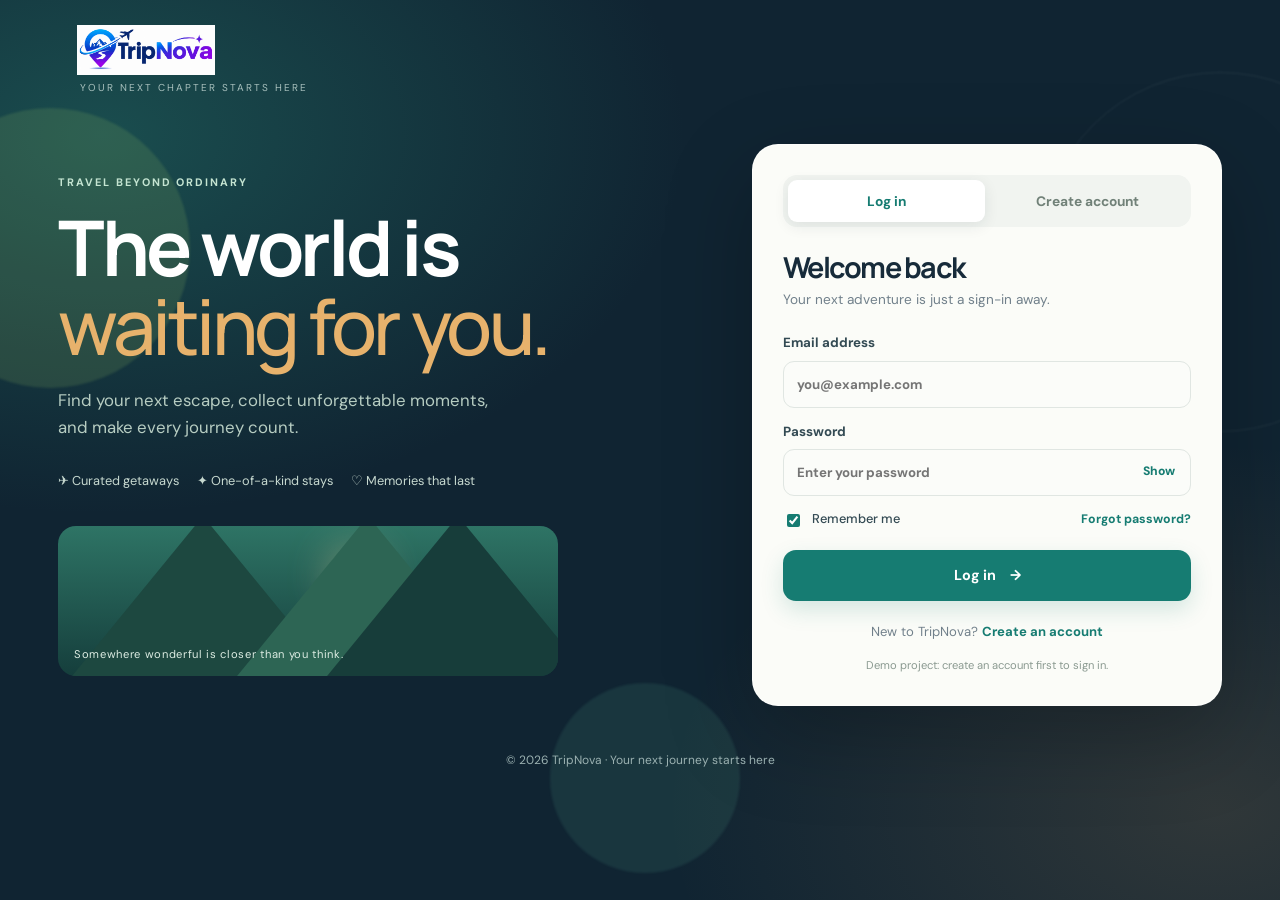
<file: index.html>
<!doctype html>
<html lang="en">

<head>
  <meta charset="UTF-8" />
  <meta name="viewport" content="width=device-width, initial-scale=1" />
  <meta name="theme-color" content="#102b2a" />
  <meta name="description" content="TripNova — discover extraordinary destinations." />
  <title>TripNova | Welcome</title>
  <link rel="preconnect" href="https://fonts.googleapis.com" />
  <link
    href="https://fonts.googleapis.com/css2?family=DM+Sans:wght@400;500;600;700&family=Manrope:wght@400;500;600;700;800&display=swap"
    rel="stylesheet" />
  <link rel="stylesheet" href="css/style.css" />
</head>

<body class="auth-body">
  <div class="auth-orb orb-one"></div>
  <div class="auth-orb orb-two"></div>
  <div class="auth-orb orb-three"></div>
  <header class="auth-brand">
    <a class="brand" href="index.html">
        <img src="assets/tripnova-logo.png"
             alt="TripNova Logo"
             class="brand-logo">
    </a>

    <span class="brand-note">
        YOUR NEXT CHAPTER STARTS HERE
    </span>
  </header>
  <main class="auth-layout">
    <section class="auth-copy">
      <span class="eyebrow light">TRAVEL BEYOND ORDINARY</span>
      <h1>The world is<br /><em>waiting for you.</em></h1>
      <p>
        Find your next escape, collect unforgettable moments, and make every
        journey count.
      </p>
      <div class="auth-perks">
        <span>✈ Curated getaways</span><span>✦ One-of-a-kind stays</span><span>♡ Memories that last</span>
      </div>
      <div class="auth-landscape">
        <div class="sun"></div>
        <div class="mountain m1"></div>
        <div class="mountain m2"></div>
        <div class="mountain m3"></div>
        <div class="landscape-label">
          Somewhere wonderful is closer than you think.
        </div>
      </div>
    </section>
    <section class="auth-card">
      <div class="auth-tabs">
        <button class="auth-tab active" data-auth-tab="login">Log in</button><button class="auth-tab"
          data-auth-tab="signup">
          Create account
        </button>
      </div>
      <div id="auth-message" class="notice hidden" role="status"></div>
      <form id="login-form" class="auth-form">
        <h2>Welcome back</h2>
        <p class="muted">Your next adventure is just a sign-in away.</p>
        <label>Email address<input name="email" type="email" placeholder="you@example.com" autocomplete="email"
            required /></label>
        <label>Password
          <span class="password-wrap"><input name="password" type="password" placeholder="Enter your password"
              autocomplete="current-password" required minlength="8" /><button type="button" class="show-password"
              aria-label="Show password">
              Show
            </button></span></label>
        <div class="form-row">
          <label class="check-label"><input name="remember" type="checkbox" checked /> Remember
            me</label><button type="button" id="forgot-password" class="text-button">
            Forgot password?
          </button>
        </div>
        <button class="btn btn-primary btn-full" type="submit">
          Log in <span>→</span>
        </button>
        <p class="form-foot">
          New to TripNova?
          <button type="button" class="text-button" data-switch="signup">
            Create an account
          </button>
        </p>
        <p class="demo-hint">
          Demo project: create an account first to sign in.
        </p>
      </form>
      <form id="signup-form" class="auth-form hidden">
        <h2>Create your account</h2>
        <p class="muted">Let's get your journey started.</p>
        <label>Full name<input name="name" type="text" placeholder="Your full name" autocomplete="name" required
            minlength="2" maxlength="60" /></label>
        <label>Email address<input name="email" type="email" placeholder="you@example.com" autocomplete="email"
            required /></label>
        <label>Phone number<input name="phone" type="tel" inputmode="numeric" placeholder="10-digit mobile number"
            pattern="[6-9][0-9]{9}" title="Enter a valid 10-digit Indian mobile number" required /></label>
        <label>Password
          <span class="password-wrap"><input name="password" type="password" placeholder="Min. 8 characters"
              autocomplete="new-password" required minlength="8"
              pattern="(?=.*[a-z])(?=.*[A-Z])(?=.*[0-9])(?=.*[^A-Za-z0-9]).{8,}"
              title="Use 8+ characters with uppercase, lowercase, number and symbol" /><button type="button"
              class="show-password" aria-label="Show password">
              Show
            </button></span></label>
        <label>Confirm password<input name="confirmPassword" type="password" placeholder="Re-enter password"
            autocomplete="new-password" required /></label>
        <label class="check-label terms"><input name="terms" type="checkbox" required /> I agree to the demo
          terms and privacy notice.</label>
        <button class="btn btn-primary btn-full" type="submit">
          Create account <span>→</span>
        </button>
        <p class="form-foot">
          Already have an account?
          <button type="button" class="text-button" data-switch="login">
            Log in
          </button>
        </p>
      </form>
    </section>
  </main>
  <footer class="auth-footer">
    © 2026 TripNova · Your next journey starts here
  </footer>
  <script src="js/auth.js"></script>
</body>

</html>
</file>
<file: css/style.css>
/* TripNova — responsive travel discovery UI */
:root {
  --ink: #173b36;
  --ink-deep: #102b2a;
  --muted: #6e817c;
  --paper: #f8f8f3;
  --white: #fff;
  --mint: #dcece2;
  --green: #235e4d;
  --lime: #d7f171;
  --orange: #f3a76c;
  --line: #e4e9e2;
  --shadow: 0 18px 55px #173b3610;
  --radius: 22px;
}
* {
  box-sizing: border-box;
}
html {
  scroll-behavior: smooth;
}
body {
  margin: 0;
  background: var(--paper);
  color: var(--ink);
  font-family: "DM Sans", sans-serif;
  line-height: 1.6;
}
h1,
h2,
h3,
h4,
p {
  margin-top: 0;
}
h1,
h2,
h3,
.brand {
  font-family: Manrope, sans-serif;
  letter-spacing: -0.045em;
}
h1 {
  font-size: clamp(2.8rem, 6vw, 5.6rem);
  line-height: 1.03;
  margin: 16px 0 22px;
  font-weight: 700;
}
h1 em {
  font-weight: 500;
  color: #a8d7bd;
  font-style: normal;
}
h2 {
  font-size: clamp(2rem, 3.7vw, 3.25rem);
  line-height: 1.1;
  margin-bottom: 18px;
}
h3 {
  line-height: 1.2;
}
a {
  color: inherit;
  text-decoration: none;
}
button,
input,
select,
textarea {
  font: inherit;
}
button {
  cursor: pointer;
}
button:focus-visible,
a:focus-visible,
input:focus-visible,
select:focus-visible,
textarea:focus-visible {
  outline: 3px solid #92cbb0;
  outline-offset: 3px;
}
.hidden {
  display: none !important;
}
.muted {
  color: var(--muted);
}
.small-text {
  font-size: 0.85rem;
}
.eyebrow {
  display: block;
  font-size: 0.7rem;
  font-weight: 700;
  letter-spacing: 0.16em;
  color: #4e806b;
}
.eyebrow.light {
  color: #c5e5d2;
}
.brand {
  display: inline-flex;
  align-items: center;
  gap: 10px;
  font-size: 1.4rem;
  font-weight: 800;
  letter-spacing: -0.06em;
}
.brand-mark {
  display: grid;
  place-items: center;
  width: 34px;
  height: 34px;
  border-radius: 12px;
  background: var(--lime);
  color: var(--ink);
  font-size: 1.2rem;
}
.btn {
  display: inline-flex;
  align-items: center;
  justify-content: center;
  gap: 22px;
  padding: 14px 21px;
  border: 0;
  border-radius: 999px;
  font-weight: 700;
  font-size: 0.92rem;
  transition:
    transform 0.2s,
    box-shadow 0.2s,
    background 0.2s;
}
.btn:hover {
  transform: translateY(-2px);
}
.btn-primary {
  background: var(--green);
  color: #fff;
  box-shadow: 0 8px 20px #235e4d20;
}
.btn-primary:hover {
  background: #174c3d;
}
.btn-light {
  background: var(--lime);
  color: var(--ink);
}
.btn-outline {
  border: 1px solid var(--line);
  background: transparent;
  color: var(--ink);
}
.btn-full {
  width: 100%;
}
.text-button {
  border: 0;
  background: none;
  color: var(--green);
  font-weight: 700;
  padding: 0;
}
.text-button:hover {
  text-decoration: underline;
}
.site-header {
  height: 82px;
  padding: 0 max(5vw, 24px);
  display: flex;
  align-items: center;
  justify-content: space-between;
  gap: 24px;
  background: #f8f8f3ed;
  backdrop-filter: blur(14px);
  position: sticky;
  top: 0;
  z-index: 20;
  border-bottom: 1px solid #e7ebe5;
}
.nav-links {
  display: flex;
  align-items: center;
  gap: 26px;
}
.nav-links a {
  font-size: 0.9rem;
  color: #60736d;
  font-weight: 600;
  transition: color 0.2s;
}
.nav-links a:hover,
.nav-links a.active {
  color: var(--green);
}
.nav-actions {
  display: flex;
  align-items: center;
  gap: 14px;
}
.nav-cart {
  position: relative;
  font-size: 1.2rem;
  padding: 7px;
}
.cart-count {
  position: absolute;
  top: -3px;
  right: -5px;
  background: var(--lime);
  font-size: 0.65rem;
  font-weight: 800;
  min-width: 18px;
  height: 18px;
  display: grid;
  place-items: center;
  border-radius: 20px;
}
.nav-user {
  font-size: 0.85rem;
  font-weight: 700;
}
.nav-logout {
  border: 0;
  background: transparent;
  color: var(--muted);
  font-weight: 600;
  font-size: 0.85rem;
}
.menu-toggle {
  display: none;
  border: 0;
  background: transparent;
  font-size: 1.5rem;
  color: var(--ink);
}
.hero {
  min-height: 620px;
  padding: 76px max(7vw, 28px) 70px;
  background: var(--ink-deep);
  color: white;
  display: grid;
  grid-template-columns: 1fr 0.9fr;
  align-items: center;
  gap: 5vw;
  overflow: hidden;
  position: relative;
}
.hero:before {
  content: "";
  position: absolute;
  width: 600px;
  height: 600px;
  border: 1px solid #ffffff12;
  border-radius: 50%;
  right: -200px;
  top: -250px;
}
.hero-content {
  max-width: 640px;
  position: relative;
  z-index: 1;
}
.hero-content > p {
  max-width: 450px;
  color: #b6cbc2;
  font-size: 1.08rem;
  margin-bottom: 30px;
}
.hero-stats {
  display: flex;
  gap: 35px;
  margin-top: 52px;
}
.hero-stats div {
  display: grid;
  gap: 2px;
}
.hero-stats strong {
  font: 800 1.35rem Manrope;
}
.hero-stats small {
  font-size: 0.75rem;
  color: #9fb9ad;
}
.hero-art {
  position: relative;
  min-height: 420px;
  display: flex;
  align-items: center;
  justify-content: center;
}
.hero-image {
  height: 420px;
  width: min(100%, 420px);
  border-radius: 46% 46% 22px 22px;
  background: linear-gradient(145deg, #dbe8df, #9fbca9 55%, #44695c);
  position: relative;
  box-shadow: 0 25px 80px #0004;
  transform: rotate(2deg);
}
.image-chip {
  position: absolute;
  top: 22px;
  left: 22px;
  border-radius: 99px;
  background: #ffffffdf;
  color: var(--ink);
  padding: 9px 13px;
  font-size: 0.65rem;
  letter-spacing: 0.08em;
  font-weight: 800;
}
.hero-image-caption {
  position: absolute;
  bottom: 28px;
  left: 28px;
  display: grid;
  gap: 6px;
}
.hero-image-caption span {
  font-size: 0.65rem;
  letter-spacing: 0.14em;
}
.hero-image-caption strong {
  font: 700 1.65rem Manrope;
}
.floating-note {
  position: absolute;
  bottom: 30px;
  left: -30px;
  background: #fff;
  color: var(--ink);
  padding: 14px 19px;
  border-radius: 16px;
  display: flex;
  align-items: center;
  gap: 12px;
  box-shadow: var(--shadow);
  transform: rotate(-3deg);
}
.note-icon {
  width: 38px;
  height: 38px;
  display: grid;
  place-items: center;
  background: var(--lime);
  border-radius: 12px;
}
.floating-note div {
  display: grid;
}
.floating-note small {
  color: var(--muted);
  font-size: 0.75rem;
}
.section {
  padding: 76px max(7vw, 28px);
}
.section-intro {
  display: grid;
  grid-template-columns: 1fr 0.8fr;
  align-items: end;
  gap: 8vw;
  padding-bottom: 38px;
}
.section-intro p {
  color: var(--muted);
  max-width: 460px;
  margin-bottom: 10px;
}
.section-heading {
  display: flex;
  align-items: end;
  justify-content: space-between;
  gap: 20px;
  margin-bottom: 28px;
}
.section-heading h2 {
  margin: 8px 0 0;
}
.arrow-link {
  font-weight: 700;
  color: var(--green);
  white-space: nowrap;
}
.destination-grid {
  display: grid;
  grid-template-columns: repeat(3, minmax(0, 1fr));
  gap: 24px;
}
.destination-card {
  min-width: 0;
  background: #fff;
  border-radius: var(--radius);
  overflow: hidden;
  box-shadow: 0 5px 25px #193a3210;
  transition:
    transform 0.25s,
    box-shadow 0.25s;
  border: 1px solid #e9eee8;
}
.destination-card:hover {
  transform: translateY(-6px);
  box-shadow: var(--shadow);
}
.card-image {
  height: 235px;
  position: relative;
  background: #d8e5d9 center/cover;
  display: block;
}
.card-category {
  position: absolute;
  top: 15px;
  left: 15px;
  padding: 7px 11px;
  border-radius: 99px;
  background: #fffdf0e8;
  font-size: 0.68rem;
  font-weight: 800;
}
.favorite-btn {
  position: absolute;
  right: 14px;
  top: 14px;
  border: 0;
  border-radius: 50%;
  width: 38px;
  height: 38px;
  background: #ffffffdf;
  color: #45635a;
  font-size: 1.2rem;
}
.favorite-btn.saved {
  color: #e45b6b;
}
.card-body {
  padding: 20px;
}
.card-title-row {
  display: flex;
  justify-content: space-between;
  align-items: start;
  gap: 12px;
}
.card-title-row h3 {
  font-size: 1.22rem;
  margin-bottom: 4px;
}
.card-location {
  font-size: 0.78rem;
  color: var(--muted);
}
.rating {
  white-space: nowrap;
  font-weight: 700;
  font-size: 0.82rem;
}
.card-description {
  color: var(--muted);
  font-size: 0.88rem;
  margin: 14px 0 19px;
  min-height: 44px;
}
.card-footer {
  border-top: 1px solid var(--line);
  padding-top: 15px;
  display: flex;
  align-items: center;
  justify-content: space-between;
  gap: 8px;
}
.price-label {
  font-size: 0.68rem;
  color: var(--muted);
  display: block;
}
.price {
  font: 800 1.12rem Manrope;
}
.card-arrow {
  width: 39px;
  height: 39px;
  border-radius: 50%;
  background: var(--mint);
  display: grid;
  place-items: center;
  font-size: 1.2rem;
}
.quote-band {
  padding: 76px 24px;
  background: #e5eee5;
  text-align: center;
}
.quote-mark {
  font: 5rem Georgia;
  color: #7eac90;
  line-height: 0.8;
}
.quote-band p {
  font: 600 clamp(1.5rem, 3.5vw, 2.7rem) Manrope;
  max-width: 800px;
  margin: 18px auto;
}
.quote-band > span:last-child {
  font-size: 0.7rem;
  letter-spacing: 0.16em;
  font-weight: 800;
  color: #658274;
}
.newsletter {
  display: grid;
  grid-template-columns: 1fr 1fr;
  gap: 7vw;
  align-items: center;
}
.newsletter p {
  color: var(--muted);
  max-width: 420px;
}
.newsletter-form {
  padding: 28px;
  background: #fff;
  border: 1px solid var(--line);
  border-radius: 20px;
}
.newsletter-form > label,
.checkout-card > label,
.auth-form > label {
  display: block;
  font-size: 0.83rem;
  font-weight: 700;
  margin-bottom: 15px;
}
.newsletter-form input,
.checkout-card input:not([type="checkbox"]):not([type="radio"]),
.checkout-card select,
.checkout-card textarea,
.auth-form input:not([type="checkbox"]) {
  display: block;
  width: 100%;
  padding: 13px 14px;
  margin-top: 7px;
  border: 1px solid #dce5dc;
  background: #fbfcf9;
  border-radius: 10px;
  color: var(--ink);
  outline: none;
}
.newsletter-form input:focus,
.checkout-card input:focus,
.checkout-card select:focus,
.checkout-card textarea:focus,
.auth-form input:focus {
  border-color: #80b79a;
  box-shadow: 0 0 0 3px #80b79a20;
}
.inline-form {
  display: flex;
  gap: 9px;
}
.inline-form input {
  min-width: 0;
  flex: 1;
}
.newsletter-form small {
  display: block;
  color: var(--muted);
  font-size: 0.72rem;
  margin-top: 12px;
}
.site-footer {
  background: var(--ink-deep);
  color: #d9e5de;
  padding: 48px max(7vw, 28px) 24px;
}
.footer-main {
  display: flex;
  justify-content: space-between;
  gap: 30px;
  align-items: start;
  padding-bottom: 35px;
}
.footer-brand p {
  color: #9db5a9;
  max-width: 300px;
  font-size: 0.88rem;
  margin-top: 14px;
}
.footer-links {
  display: flex;
  gap: 25px;
  flex-wrap: wrap;
}
.footer-links a {
  font-size: 0.85rem;
  color: #b7cbc0;
}
.footer-links a:hover {
  color: var(--lime);
}
.footer-bottom {
  border-top: 1px solid #ffffff20;
  padding-top: 18px;
  display: flex;
  justify-content: space-between;
  gap: 20px;
  color: #91a99d;
  font-size: 0.75rem;
}
.page-hero {
  padding: 76px max(7vw, 28px) 84px;
  background: var(--ink-deep);
  color: #fff;
  text-align: center;
}
.page-hero h1 {
  font-size: clamp(2.6rem, 5vw, 4.5rem);
  max-width: 900px;
  margin: 15px auto;
}
.page-hero p {
  max-width: 560px;
  margin: 0 auto;
  color: #b5cbc0;
  font-size: 1.03rem;
}
.page-hero.compact {
  padding-top: 55px;
  padding-bottom: 58px;
}
.filter-bar {
  display: grid;
  grid-template-columns: 1fr 220px 190px;
  gap: 12px;
  margin-bottom: 18px;
}
.search-box {
  display: flex;
  align-items: center;
  gap: 10px;
  padding: 0 14px;
  border: 1px solid var(--line);
  border-radius: 12px;
  background: #fff;
}
.search-box span {
  font-size: 1.6rem;
  color: var(--muted);
}
.search-box input {
  border: 0;
  outline: none;
  width: 100%;
  padding: 13px 0;
  background: transparent;
}
.filter-bar select {
  border: 1px solid var(--line);
  background: #fff;
  border-radius: 12px;
  padding: 12px;
  color: var(--ink);
}
.result-count {
  font-size: 0.82rem;
  margin-bottom: 22px;
}
.empty-state {
  text-align: center;
  padding: 60px 20px;
}
.empty-state > span {
  font-size: 2.5rem;
  color: #83ad92;
}
.detail-section {
  padding-top: 48px;
}
.breadcrumb {
  font-size: 0.82rem;
  color: var(--muted);
  margin-bottom: 22px;
}
.breadcrumb a {
  color: var(--green);
  font-weight: 700;
}
.detail-hero {
  display: grid;
  grid-template-columns: 1.1fr 0.9fr;
  gap: 34px;
  align-items: stretch;
}
.detail-main-image {
  width: 100%;
  height: 450px;
  object-fit: cover;
  border-radius: 25px;
  background: #dbe6db;
}
.detail-side-gallery {
  display: grid;
  grid-template-rows: 1fr 1fr;
  gap: 15px;
}
.detail-side-gallery img {
  width: 100%;
  height: 217px;
  object-fit: cover;
  border-radius: 20px;
  background: #dbe6db;
}
.detail-title-row {
  display: flex;
  justify-content: space-between;
  gap: 20px;
  align-items: start;
  margin: 34px 0 22px;
}
.detail-title-row h1 {
  font-size: clamp(2.4rem, 4vw, 4rem);
  margin: 7px 0;
}
.detail-title-row .price {
  font-size: 1.45rem;
}
.detail-meta {
  display: flex;
  gap: 18px;
  flex-wrap: wrap;
  color: var(--muted);
  font-size: 0.86rem;
}
.detail-copy {
  max-width: 760px;
  color: #647a71;
  font-size: 1rem;
}
.detail-columns {
  display: grid;
  grid-template-columns: 1fr 330px;
  gap: 7vw;
  margin-top: 36px;
}
.detail-columns h2 {
  font-size: 1.8rem;
}
.highlights {
  display: grid;
  grid-template-columns: repeat(2, minmax(0, 1fr));
  gap: 12px;
  margin: 22px 0 34px;
}
.highlight {
  padding: 14px;
  background: #fff;
  border: 1px solid var(--line);
  border-radius: 12px;
  font-size: 0.9rem;
}
.highlight span {
  margin-right: 9px;
}
.booking-box,
.summary-card {
  background: #fff;
  border: 1px solid var(--line);
  border-radius: 20px;
  padding: 25px;
  height: fit-content;
  box-shadow: var(--shadow);
}
.booking-box .price {
  font-size: 1.6rem;
}
.booking-box p {
  color: var(--muted);
  font-size: 0.82rem;
}
.booking-box .btn {
  margin-top: 10px;
}
.booking-box .btn + .btn {
  margin-top: 9px;
}
.booking-box hr {
  border: 0;
  border-top: 1px solid var(--line);
  margin: 20px 0;
}
.booking-box .mini-row,
.summary-row {
  display: flex;
  justify-content: space-between;
  gap: 14px;
  margin: 10px 0;
  font-size: 0.88rem;
}
.summary-total {
  border-top: 1px solid var(--line);
  padding-top: 15px;
  margin-top: 15px;
  font-weight: 800;
  font-size: 1.1rem;
}
.cart-layout {
  display: grid;
  grid-template-columns: 1fr 330px;
  gap: 28px;
  align-items: start;
}
.cart-item {
  display: grid;
  grid-template-columns: 150px 1fr auto;
  gap: 20px;
  align-items: center;
  background: #fff;
  border: 1px solid var(--line);
  padding: 15px;
  border-radius: 18px;
  margin-bottom: 14px;
}
.cart-item img {
  width: 150px;
  height: 125px;
  object-fit: cover;
  border-radius: 12px;
}
.cart-item h3 {
  margin: 0 0 5px;
}
.cart-item p {
  font-size: 0.82rem;
  color: var(--muted);
  margin-bottom: 9px;
}
.remove-btn {
  border: 0;
  background: transparent;
  color: #b45454;
  font-size: 0.8rem;
  font-weight: 700;
  padding: 0;
}
.cart-item-price {
  text-align: right;
  font-weight: 800;
  white-space: nowrap;
}
.summary-card h2 {
  font-size: 1.4rem;
}
.summary-card .btn {
  margin-top: 18px;
}
.empty-cart {
  padding: 55px 25px;
  background: #fff;
  border: 1px dashed #cad8cd;
  border-radius: 18px;
  text-align: center;
}
.empty-cart .empty-icon {
  font-size: 2.4rem;
}
.checkout-layout {
  display: grid;
  grid-template-columns: minmax(0, 1fr) 350px;
  gap: 28px;
  align-items: start;
}
.checkout-card {
  background: #fff;
  border: 1px solid var(--line);
  border-radius: 20px;
  padding: 30px;
  box-shadow: var(--shadow);
}
.checkout-card h2 {
  font-size: 1.7rem;
}
.demo-banner {
  padding: 12px 14px;
  background: #fff5e9;
  color: #7b562d;
  border-radius: 10px;
  font-size: 0.8rem;
  margin: 18px 0;
}
.payment-methods {
  display: flex;
  gap: 18px;
  flex-wrap: wrap;
  margin: 20px 0;
}
.payment-methods label {
  font-size: 0.88rem;
  font-weight: 700;
}
.payment-methods input {
  accent-color: var(--green);
}
.form-grid-two {
  display: grid;
  grid-template-columns: 1fr 1fr;
  gap: 14px;
}
.check-label {
  display: flex !important;
  align-items: flex-start;
  gap: 9px;
  font-size: 0.8rem !important;
  font-weight: 500 !important;
  color: var(--muted);
}
.check-label input {
  margin-top: 5px;
  accent-color: var(--green);
}
.terms {
  margin: 20px 0;
}
.modal-backdrop {
  position: fixed;
  inset: 0;
  z-index: 100;
  background: #102b2ad9;
  display: grid;
  place-items: center;
  padding: 20px;
  overflow: auto;
}
.success-modal {
  background: var(--paper);
  max-width: 460px;
  width: 100%;
  border-radius: 25px;
  padding: 32px;
  text-align: center;
  max-height: 92vh;
  overflow: auto;
  animation: popIn 0.3s ease;
}
.success-check {
  width: 62px;
  height: 62px;
  border-radius: 50%;
  display: grid;
  place-items: center;
  background: #d9f3d9;
  color: #23744b;
  font-size: 2rem;
  margin: 0 auto 20px;
}
.success-modal h2 {
  margin: 10px 0;
}
.success-modal > p {
  color: var(--muted);
  font-size: 0.9rem;
}
.success-modal .btn {
  margin-top: 10px;
}
.ticket {
  border: 1px dashed #b8c9ba;
  border-radius: 14px;
  padding: 17px;
  margin: 22px 0;
  text-align: left;
  background: #fff;
}
.ticket-row {
  display: flex;
  justify-content: space-between;
  gap: 12px;
  padding: 7px 0;
  border-bottom: 1px solid #edf0ea;
  font-size: 0.82rem;
}
.ticket-row:last-child {
  border: 0;
}
.ticket-row span {
  color: var(--muted);
}
.notice {
  padding: 12px 14px;
  border-radius: 10px;
  font-size: 0.85rem;
  margin: 15px 0;
}
.notice-success {
  background: #e3f5e7;
  color: #24613c;
}
.notice-error {
  background: #fff0ed;
  color: #9e3f35;
}
.notice-info {
  background: #e7f1e9;
  color: #355f49;
}
.auth-body {
  min-height: 100vh;
  background:
    radial-gradient(circle at 12% 20%, #255e4c 0, transparent 32%),
    radial-gradient(circle at 80% 80%, #1a6261 0, transparent 30%),
    var(--ink-deep);
  color: #fff;
  overflow-x: hidden;
  position: relative;
}
.auth-orb {
  position: fixed;
  border-radius: 50%;
  filter: blur(1px);
  pointer-events: none;
  animation: float 12s ease-in-out infinite;
}
.orb-one {
  width: 280px;
  height: 280px;
  background: #b4dc6b22;
  top: 12%;
  left: -90px;
}
.orb-two {
  width: 360px;
  height: 360px;
  border: 1px solid #ffffff15;
  right: -120px;
  top: 8%;
  animation-delay: -4s;
}
.orb-three {
  width: 190px;
  height: 190px;
  background: #6dd2b21a;
  bottom: 3%;
  left: 43%;
  animation-delay: -7s;
}
.auth-brand {
  display: flex;
  align-items: center;
  justify-content: space-between;
  padding: 26px max(6vw, 24px);
  position: relative;
  z-index: 2;
}
.brand-note {
  font-size: 0.67rem;
  letter-spacing: 0.17em;
  color: #8daea0;
}
.auth-layout {
  position: relative;
  z-index: 1;
  max-width: 1220px;
  margin: 24px auto 45px;
  padding: 0 28px;
  display: grid;
  grid-template-columns: 1fr minmax(370px, 470px);
  gap: 7vw;
  align-items: center;
}
.auth-copy h1 {
  font-size: clamp(3.2rem, 6vw, 5.8rem);
}
.auth-copy > p {
  max-width: 460px;
  color: #b7cdc2;
  font-size: 1.05rem;
}
.auth-perks {
  display: flex;
  flex-wrap: wrap;
  gap: 18px;
  margin-top: 30px;
  color: #c7d9d0;
  font-size: 0.8rem;
}
.auth-landscape {
  height: 150px;
  max-width: 500px;
  margin-top: 35px;
  position: relative;
  overflow: hidden;
  border-radius: 18px;
  background: linear-gradient(#2e7465, #153e3c);
}
.sun {
  position: absolute;
  width: 55px;
  height: 55px;
  border-radius: 50%;
  background: #e7c984;
  top: 22px;
  left: 54%;
  box-shadow: 0 0 40px #f5d79a66;
}
.mountain {
  position: absolute;
  bottom: -60px;
  width: 0;
  height: 0;
  border-left: 180px solid transparent;
  border-right: 180px solid transparent;
  border-bottom: 220px solid #234d45;
}
.m1 {
  left: -35px;
  border-bottom-color: #1d4840;
}
.m2 {
  left: 130px;
  border-bottom-color: #2d6554;
}
.m3 {
  right: -80px;
  border-bottom-color: #173d3a;
}
.landscape-label {
  position: absolute;
  bottom: 12px;
  left: 16px;
  font-size: 0.7rem;
  letter-spacing: 0.06em;
  color: #dcece2;
}
.auth-card {
  background: #fbfcf8;
  color: var(--ink);
  padding: 30px;
  border-radius: 25px;
  box-shadow: 0 28px 90px #0004;
}
.auth-tabs {
  display: grid;
  grid-template-columns: 1fr 1fr;
  gap: 5px;
  background: #edf1eb;
  padding: 5px;
  border-radius: 12px;
  margin-bottom: 25px;
}
.auth-tab {
  border: 0;
  background: transparent;
  color: #718178;
  border-radius: 9px;
  padding: 10px;
  font-weight: 700;
  font-size: 0.86rem;
}
.auth-tab.active {
  background: #fff;
  color: var(--ink);
  box-shadow: 0 2px 9px #102b2a10;
}
.auth-form h2 {
  font-size: 1.8rem;
  margin-bottom: 5px;
}
.auth-form > .muted {
  font-size: 0.85rem;
  margin-bottom: 22px;
}
.auth-form > label {
  margin-bottom: 13px;
}
.password-wrap {
  position: relative;
  display: block;
}
.password-wrap input {
  padding-right: 60px !important;
}
.show-password {
  position: absolute;
  right: 10px;
  top: 50%;
  transform: translateY(-50%);
  border: 0;
  background: transparent;
  color: var(--green);
  font-size: 0.76rem;
  font-weight: 800;
}
.form-row {
  display: flex;
  justify-content: space-between;
  align-items: center;
  gap: 10px;
  margin: 8px 0 20px;
}
.form-row .check-label {
  margin: 0;
}
.form-row .text-button {
  font-size: 0.77rem;
}
.form-foot {
  text-align: center;
  font-size: 0.82rem;
  color: var(--muted);
  margin: 20px 0 0;
}
.demo-hint {
  text-align: center;
  font-size: 0.7rem;
  color: #8b9a91;
  margin: 15px 0 0;
}
.auth-footer {
  text-align: center;
  padding: 0 20px 22px;
  color: #76958a;
  font-size: 0.75rem;
  position: relative;
  z-index: 1;
}
.profile-layout {
  display: grid;
  grid-template-columns: 270px 1fr;
  gap: 28px;
  align-items: start;
}
.profile-card,
.profile-panel {
  background: #fff;
  border: 1px solid var(--line);
  border-radius: 20px;
  padding: 24px;
}
.profile-card {
  text-align: center;
}
.avatar {
  width: 75px;
  height: 75px;
  border-radius: 50%;
  display: grid;
  place-items: center;
  background: var(--mint);
  color: var(--green);
  font: 800 1.8rem Manrope;
  margin: 0 auto 15px;
}
.profile-card h2 {
  font-size: 1.35rem;
  margin-bottom: 4px;
}
.profile-card p {
  font-size: 0.82rem;
  color: var(--muted);
  overflow-wrap: anywhere;
}
.profile-card .btn {
  margin-top: 12px;
}
.profile-main {
  display: grid;
  gap: 20px;
}
.profile-panel .section-heading {
  margin-bottom: 20px;
}
.profile-panel h2 {
  font-size: 1.7rem;
}
.booking-history-item {
  padding: 15px 0;
  border-bottom: 1px solid var(--line);
  display: flex;
  justify-content: space-between;
  gap: 15px;
  align-items: center;
}
.booking-history-item:last-child {
  border: 0;
}
.booking-history-item strong {
  display: block;
}
.booking-history-item small {
  color: var(--muted);
}
.status-pill {
  background: #e1f3e5;
  color: #286244;
  border-radius: 99px;
  padding: 5px 9px;
  font-size: 0.7rem;
  font-weight: 800;
  white-space: nowrap;
}
.compact-grid {
  grid-template-columns: repeat(2, minmax(0, 1fr));
  gap: 14px;
}
.compact-grid .card-image {
  height: 150px;
}
.compact-grid .card-body {
  padding: 14px;
}
.compact-grid .card-description {
  display: none;
}
.about-grid {
  display: grid;
  grid-template-columns: 0.9fr 1fr;
  gap: 7vw;
  align-items: center;
}
.about-art {
  min-height: 480px;
  border-radius: 25px;
  background: linear-gradient(145deg, #dbe8df, #9fbca9 55%, #44695c);
  position: relative;
  overflow: hidden;
}
.about-art-inner {
  position: absolute;
  bottom: 30px;
  left: 30px;
  color: #fff;
  display: grid;
  gap: 10px;
}
.about-art-inner span {
  font-size: 0.7rem;
  letter-spacing: 0.15em;
}
.about-art-inner strong {
  font: 700 2rem Manrope;
}
.about-grid > div:last-child > p {
  line-height: 1.8;
}
.value-list {
  margin-top: 28px;
}
.value-list > div {
  display: flex;
  gap: 18px;
  padding: 15px 0;
  border-bottom: 1px solid var(--line);
}
.value-list > div > b {
  color: #76a58b;
  font: 800 1rem Manrope;
}
.value-list span {
  display: grid;
}
.value-list small {
  color: var(--muted);
  margin-top: 4px;
}
.service-grid {
  display: grid;
  grid-template-columns: repeat(3, 1fr);
  gap: 18px;
}
.service-card {
  background: #fff;
  border: 1px solid var(--line);
  border-radius: 18px;
  padding: 27px;
}
.service-card > span {
  display: grid;
  place-items: center;
  width: 48px;
  height: 48px;
  border-radius: 15px;
  background: var(--mint);
  font-size: 1.5rem;
  color: var(--green);
  margin-bottom: 24px;
}
.service-card h3 {
  font-size: 1.2rem;
}
.service-card p {
  font-size: 0.9rem;
  color: var(--muted);
  margin-bottom: 0;
}
.service-grid + .notice {
  margin-top: 25px;
}
.contact-layout {
  display: grid;
  grid-template-columns: 0.8fr 1fr;
  gap: 8vw;
  align-items: start;
}
.contact-copy h2 {
  margin-top: 12px;
}
.contact-copy > p {
  line-height: 1.8;
}
.contact-detail {
  display: flex;
  gap: 14px;
  margin-top: 25px;
  align-items: start;
}
.contact-detail > span {
  display: grid;
  place-items: center;
  width: 42px;
  height: 42px;
  border-radius: 12px;
  background: var(--mint);
  font-size: 1.2rem;
}
.contact-detail b {
  font-size: 0.9rem;
}
.contact-detail p {
  font-size: 0.85rem;
  color: var(--muted);
  margin: 3px 0;
}
.toast-region {
  position: fixed;
  right: 20px;
  bottom: 20px;
  z-index: 200;
  display: grid;
  gap: 10px;
}
.toast {
  background: var(--ink-deep);
  color: #fff;
  border-radius: 12px;
  padding: 13px 18px;
  box-shadow: var(--shadow);
  font-size: 0.87rem;
  animation: slideUp 0.25s ease;
  max-width: min(360px, calc(100vw - 40px));
}
.toast.success {
  border-left: 4px solid #b5e578;
}
.toast.error {
  border-left: 4px solid #ef8d7e;
}
@keyframes float {
  0%,
  100% {
    transform: translateY(0);
  }
  50% {
    transform: translateY(-25px);
  }
}
@keyframes popIn {
  from {
    opacity: 0;
    transform: scale(0.95) translateY(10px);
  }
  to {
    opacity: 1;
    transform: scale(1) translateY(0);
  }
}
@keyframes slideUp {
  from {
    opacity: 0;
    transform: translateY(10px);
  }
  to {
    opacity: 1;
    transform: translateY(0);
  }
}
@media (max-width: 1000px) {
  .nav-links {
    gap: 15px;
  }
  .nav-links a {
    font-size: 0.82rem;
  }
  .hero {
    grid-template-columns: 1fr 0.8fr;
    padding-left: 5vw;
    padding-right: 5vw;
  }
  .hero-image {
    height: 360px;
  }
  .hero-art {
    min-height: 370px;
  }
  .destination-grid {
    gap: 16px;
  }
  .card-image {
    height: 190px;
  }
  .section {
    padding-left: 5vw;
    padding-right: 5vw;
  }
  .detail-hero {
    gap: 18px;
  }
  .detail-main-image {
    height: 380px;
  }
  .detail-side-gallery img {
    height: 182px;
  }
  .auth-layout {
    gap: 4vw;
  }
  .auth-card {
    padding: 25px;
  }
  .auth-copy h1 {
    font-size: 4.3rem;
  }
}
@media (max-width: 780px) {
  .site-header {
    height: 72px;
    padding: 0 22px;
  }
  .menu-toggle {
    display: block;
  }
  .nav-links {
    display: none;
    position: absolute;
    top: 71px;
    left: 0;
    right: 0;
    background: var(--paper);
    padding: 18px 24px 24px;
    box-shadow: 0 15px 25px #102b2a12;
    flex-direction: column;
    align-items: stretch;
    gap: 0;
    border-bottom: 1px solid var(--line);
  }
  .nav-links.open {
    display: flex;
  }
  .nav-links a {
    padding: 11px 0;
    border-bottom: 1px solid var(--line);
    font-size: 0.95rem;
  }
  .nav-actions {
    gap: 10px;
  }
  .nav-user {
    display: none;
  }
  .nav-logout {
    font-size: 0.75rem;
  }
  .hero {
    grid-template-columns: 1fr;
    padding: 65px 28px 48px;
  }
  .hero-content {
    max-width: 600px;
  }
  .hero-art {
    min-height: 320px;
    margin-top: 12px;
  }
  .hero-image {
    height: 320px;
    width: min(75%, 380px);
  }
  .floating-note {
    left: 5px;
    bottom: 18px;
  }
  .hero-stats {
    margin-top: 35px;
    gap: 25px;
  }
  .section {
    padding: 58px 25px;
  }
  .section-intro {
    grid-template-columns: 1fr;
    gap: 10px;
  }
  .destination-grid {
    grid-template-columns: repeat(2, minmax(0, 1fr));
  }
  .card-image {
    height: 200px;
  }
  .card-description {
    min-height: 0;
  }
  .newsletter {
    grid-template-columns: 1fr;
    gap: 20px;
  }
  .footer-main {
    flex-direction: column;
  }
  .footer-links {
    gap: 18px;
  }
  .filter-bar {
    grid-template-columns: 1fr 1fr;
  }
  .search-box {
    grid-column: 1/-1;
  }
  .detail-hero {
    grid-template-columns: 1fr;
  }
  .detail-main-image {
    height: 350px;
  }
  .detail-side-gallery {
    grid-template-columns: 1fr 1fr;
    grid-template-rows: 1fr;
  }
  .detail-side-gallery img {
    height: 170px;
  }
  .detail-columns {
    grid-template-columns: 1fr;
  }
  .booking-box {
    order: -1;
  }
  .cart-layout,
  .checkout-layout {
    grid-template-columns: 1fr;
  }
  .cart-item {
    grid-template-columns: 110px 1fr auto;
    gap: 13px;
  }
  .cart-item img {
    width: 110px;
    height: 105px;
  }
  .summary-card {
    order: 1;
  }
  .auth-layout {
    grid-template-columns: 1fr;
    max-width: 520px;
    margin-top: 10px;
    gap: 28px;
  }
  .auth-copy h1 {
    font-size: 3.7rem;
  }
  .auth-landscape {
    display: none;
  }
  .auth-perks {
    margin-top: 20px;
  }
  .auth-brand {
    padding: 22px 25px;
  }
  .brand-note {
    display: none;
  }
  .profile-layout {
    grid-template-columns: 1fr;
  }
  .profile-card {
    display: grid;
    grid-template-columns: 75px 1fr;
    column-gap: 15px;
    text-align: left;
    align-items: center;
  }
  .profile-card .avatar {
    grid-row: span 3;
    margin: 0;
  }
  .profile-card .btn {
    grid-column: 1/-1;
  }
  .about-grid,
  .contact-layout {
    grid-template-columns: 1fr;
    gap: 35px;
  }
  .about-art {
    min-height: 350px;
  }
  .service-grid {
    grid-template-columns: repeat(2, 1fr);
  }
}
@media (max-width: 520px) {
  h1 {
    font-size: 2.7rem;
  }
  .hero {
    padding: 54px 22px 38px;
  }
  .hero-stats {
    gap: 18px;
    justify-content: space-between;
  }
  .hero-stats strong {
    font-size: 1.1rem;
  }
  .hero-stats small {
    font-size: 0.65rem;
  }
  .hero-image {
    height: 285px;
    width: 85%;
  }
  .hero-art {
    min-height: 290px;
  }
  .section {
    padding: 48px 19px;
  }
  .section-heading {
    align-items: start;
    flex-direction: column;
    gap: 10px;
  }
  .destination-grid {
    grid-template-columns: 1fr;
  }
  .card-image {
    height: 245px;
  }
  .card-description {
    margin: 10px 0 15px;
  }
  .page-hero {
    padding: 55px 22px;
  }
  .page-hero.compact {
    padding: 42px 22px;
  }
  .filter-bar {
    grid-template-columns: 1fr;
  }
  .search-box {
    grid-column: auto;
  }
  .detail-main-image {
    height: 270px;
  }
  .detail-side-gallery img {
    height: 125px;
  }
  .detail-title-row {
    flex-direction: column;
    margin-top: 25px;
  }
  .detail-title-row h1 {
    font-size: 2.7rem;
  }
  .highlights {
    grid-template-columns: 1fr 1fr;
  }
  .cart-item {
    grid-template-columns: 85px 1fr;
    gap: 12px;
  }
  .cart-item img {
    width: 85px;
    height: 95px;
  }
  .cart-item-price {
    grid-column: 2;
    text-align: left;
  }
  .cart-item h3 {
    font-size: 1rem;
  }
  .checkout-card {
    padding: 20px;
  }
  .inline-form {
    flex-direction: column;
  }
  .form-grid-two {
    gap: 9px;
  }
  .auth-card {
    padding: 22px;
  }
  .auth-layout {
    padding: 0 18px;
  }
  .auth-copy h1 {
    font-size: 3.2rem;
  }
  .auth-copy > p {
    font-size: 0.95rem;
  }
  .auth-perks {
    gap: 10px;
    font-size: 0.72rem;
  }
  .auth-brand {
    padding: 18px;
  }
  .auth-footer {
    font-size: 0.68rem;
  }
  .footer-bottom {
    flex-direction: column;
    gap: 5px;
  }
  .service-grid {
    grid-template-columns: 1fr;
  }
  .service-card {
    padding: 22px;
  }
  .compact-grid {
    grid-template-columns: 1fr 1fr;
  }
  .compact-grid .card-image {
    height: 125px;
  }
  .compact-grid .card-body {
    padding: 11px;
  }
  .compact-grid .card-title-row {
    flex-direction: column;
    gap: 5px;
  }
  .booking-history-item {
    align-items: start;
  }
  .profile-panel {
    padding: 18px;
  }
}
@media (prefers-reduced-motion: reduce) {
  *,
  *::before,
  *::after {
    animation-duration: 0.01ms !important;
    animation-iteration-count: 1 !important;
    scroll-behavior: auto !important;
    transition-duration: 0.01ms !important;
  }
}
/* User-supplied destination photo slots */
.image-empty {
  display: grid;
  place-items: center;
  background: linear-gradient(145deg, #e6eee6, #c7d9cb);
  color: #426556;
  text-align: center;
  padding: 18px;
}
.image-empty-label {
  font-size: 0.8rem;
  font-weight: 700;
  letter-spacing: 0.02em;
}
.image-placeholder {
  display: flex;
  flex-direction: column;
  justify-content: center;
  align-items: center;
  gap: 7px;
  min-height: 100%;
  width: 100%;
  padding: 20px;
  text-align: center;
  background: linear-gradient(145deg, #e6eee6, #c7d9cb);
  color: #426556;
  border-radius: inherit;
}
.image-placeholder span {
  font-weight: 800;
}
.image-placeholder small {
  font-size: 0.72rem;
  opacity: 0.85;
}
.detail-hero > .image-placeholder {
  height: 450px;
  border-radius: 25px;
}
.detail-side-gallery .image-placeholder {
  height: 217px;
  border-radius: 20px;
}
.cart-thumb {
  display: block;
  min-width: 0;
}
.cart-thumb img {
  width: 130px;
  height: 115px;
  object-fit: cover;
  border-radius: 13px;
}
.cart-placeholder {
  min-height: 105px;
  border-radius: 13px;
  padding: 8px;
  font-size: 0.78rem;
}
.cart-placeholder small {
  font-size: 0.62rem;
}
.quantity-control {
  display: inline-flex;
  align-items: center;
  gap: 10px;
  margin: 6px 0 8px;
  padding: 4px;
  border: 1px solid var(--line);
  border-radius: 99px;
}
.quantity-control button {
  border: 0;
  border-radius: 50%;
  width: 28px;
  height: 28px;
  background: var(--mint);
  color: var(--green);
  font-weight: 800;
}
.quantity-control button:disabled {
  opacity: 0.35;
  cursor: not-allowed;
}
.quantity-control span {
  font-size: 0.78rem;
  font-weight: 700;
  white-space: nowrap;
}
.cart-item-price small {
  display: block;
  color: var(--muted);
  font-size: 0.7rem;
  font-weight: 500;
}
.cart-item .image-placeholder {
  width: 130px;
  height: 115px;
}

/* Homepage Hero Image */
.hero-image {
    position: relative;
    overflow: hidden;
    isolation: isolate;
}

/* Actual travel photograph */
.hero-photo {
    position: absolute;
    inset: 0;
    width: 100%;
    height: 100%;
    object-fit: cover;
    object-position: center;
    z-index: -2;
    transition: transform 0.7s ease;
}

/* Dark overlay for text readability */
.hero-overlay {
    position: absolute;
    inset: 0;
    background: linear-gradient(
        to top,
        rgba(8, 35, 30, 0.75),
        rgba(8, 35, 30, 0.05) 65%
    );
    z-index: -1;
}

/* Subtle hover animation */
.hero-image:hover .hero-photo {
    transform: scale(1.06);
}

/* Keep labels and captions visible */
.hero-image .image-chip,
.hero-image .hero-image-caption {
    position: relative;
    z-index: 1;
}


/* =========================================================
   TRIPNOVA VISUAL REFRESH — HOME + ABOUT
   Scoped overrides; existing pages and JavaScript unchanged.
========================================================= */

/* Homepage */
.hero.hero-redesign {
  min-height: 690px;
  padding: clamp(58px, 7vw, 100px) max(7vw, 28px);
  grid-template-columns: minmax(0, 1.03fr) minmax(360px, .97fr);
  gap: clamp(28px, 5vw, 76px);
  background:
    radial-gradient(ellipse at 88% 12%, rgba(107, 160, 132, .17), transparent 32%),
    radial-gradient(ellipse at 5% 100%, rgba(76, 125, 101, .18), transparent 34%),
    var(--ink-deep);
}
.hero-redesign .hero-content h1 {
  max-width: 790px;
  font-size: clamp(3.2rem, 6.15vw, 6.25rem);
  line-height: .99;
  letter-spacing: -.065em;
  margin: 25px 0 24px;
}
.hero-redesign .hero-content h1 em {
  color: #a9d9bd;
  font-style: normal;
  font-weight: 500;
}
.hero-redesign .hero-content > p {
  max-width: 510px;
  font-size: clamp(1rem, 1.3vw, 1.13rem);
  line-height: 1.8;
  color: #bfd2ca;
}
.hero-actions {
  display: flex;
  align-items: center;
  flex-wrap: wrap;
  gap: 22px;
  margin-top: 30px;
}
.hero-side-note {
  color: #a9c5b9;
  font-size: .78rem;
  letter-spacing: .02em;
}
.hero-redesign .hero-stats {
  gap: clamp(20px, 3vw, 42px);
  margin-top: 54px;
}
.hero-redesign .hero-stats > div {
  padding-right: clamp(14px, 2vw, 30px);
  border-right: 1px solid #ffffff24;
}
.hero-redesign .hero-stats > div:last-child {
  border-right: 0;
  padding-right: 0;
}
.hero-redesign .hero-stats strong {
  font-size: 1.55rem;
}
.hero-redesign .hero-stats small {
  font-size: .78rem;
  color: #a9c7bd;
}
.hero-art-redesign {
  min-height: 560px;
  isolation: isolate;
}
.hero-image-redesign {
  width: min(100%, 530px);
  height: 550px;
  border-radius: 48% 48% 28px 28px;
  transform: none;
  background: #315e50;
  box-shadow: 0 28px 80px rgba(0,0,0,.28);
}
.hero-image-redesign .hero-photo {
  object-position: center;
}
.hero-image-redesign .hero-overlay {
  background: linear-gradient(
    180deg,
    rgba(5, 30, 25, .08) 0%,
    rgba(5, 30, 25, 0) 42%,
    rgba(5, 30, 25, .76) 100%
  );
}
.hero-image-redesign .image-chip {
  top: 28px;
  left: 28px;
  padding: 12px 17px;
  font-size: .68rem;
  letter-spacing: .04em;
  z-index: 2;
}
.hero-image-redesign .hero-image-caption {
  left: 32px;
  right: 24px;
  bottom: 34px;
  z-index: 2;
  color: #fff;
}
.hero-image-redesign .hero-image-caption span {
  font-size: .67rem;
  font-weight: 700;
  letter-spacing: .13em;
}
.hero-image-redesign .hero-image-caption strong {
  font-size: clamp(1.35rem, 2.3vw, 1.9rem);
  line-height: 1.2;
}
.floating-note-redesign {
  left: -22px;
  bottom: 88px;
  z-index: 4;
  padding: 17px 21px;
  border-radius: 18px;
  box-shadow: 0 18px 45px rgba(0,0,0,.2);
}
.floating-note-redesign .note-icon {
  display: grid;
  place-items: center;
  min-width: 46px;
  min-height: 46px;
  padding: 0;
  font-size: 1.1rem;
}
.hero-orbit-label {
  position: absolute;
  top: 12px;
  right: 0;
  color: #a9c7bd;
  font-size: .63rem;
  font-weight: 800;
  letter-spacing: .16em;
  writing-mode: vertical-rl;
  opacity: .8;
}

/* About photo panel */
.about-art-photo {
  min-height: 500px;
  background: #23483d;
  isolation: isolate;
  box-shadow: 0 20px 55px rgba(16,43,42,.13);
}
.about-art-photo > img {
  position: absolute;
  inset: 0;
  width: 100%;
  height: 100%;
  object-fit: cover;
  object-position: center 48%;
  z-index: -2;
  transition: transform .8s ease;
}
.about-art-photo:hover > img {
  transform: scale(1.045);
}
.about-art-shade {
  position: absolute;
  inset: 0;
  z-index: -1;
  background: linear-gradient(
    180deg,
    rgba(8,31,27,.04) 10%,
    rgba(8,31,27,.12) 42%,
    rgba(8,31,27,.82) 100%
  );
}
.about-art-photo .about-art-inner {
  left: 32px;
  right: 28px;
  bottom: 34px;
  gap: 11px;
}
.about-art-photo .about-art-inner span {
  font-weight: 700;
  letter-spacing: .16em;
}
.about-art-photo .about-art-inner strong {
  font-size: clamp(1.8rem, 3vw, 2.45rem);
  line-height: 1.15;
}
.about-art-photo .about-art-inner small {
  color: rgba(255,255,255,.82);
  font-size: .9rem;
}
.about-photo-tag {
  position: absolute;
  top: 24px;
  left: 24px;
  padding: 10px 14px;
  border-radius: 99px;
  color: var(--ink);
  background: rgba(250,250,244,.94);
  font-size: .62rem;
  font-weight: 800;
  letter-spacing: .1em;
}

/* Tablet */
@media (max-width: 1000px) {
  .hero.hero-redesign {
    grid-template-columns: minmax(0, 1fr) minmax(300px, .85fr);
    gap: 25px;
    padding-left: 5vw;
    padding-right: 5vw;
  }
  .hero-art-redesign {
    min-height: 470px;
  }
  .hero-image-redesign {
    height: 460px;
  }
  .floating-note-redesign {
    left: -12px;
    bottom: 62px;
  }
  .about-art-photo {
    min-height: 440px;
  }
}

/* Mobile */
@media (max-width: 780px) {
  .hero.hero-redesign {
    grid-template-columns: 1fr;
    gap: 22px;
    padding: 62px 28px 52px;
  }
  .hero-redesign .hero-content {
    text-align: left;
  }
  .hero-redesign .hero-content > p {
    margin-left: 0;
  }
  .hero-redesign .hero-stats {
    justify-content: flex-start;
    margin-top: 36px;
  }
  .hero-art-redesign {
    min-height: 440px;
    margin-top: 5px;
    padding: 15px 20px;
  }
  .hero-image-redesign {
    width: min(100%, 440px);
    height: 430px;
  }
  .floating-note-redesign {
    left: 0;
    bottom: 55px;
  }
  .hero-orbit-label {
    right: 2px;
    top: 20px;
  }
  .about-art-photo {
    min-height: 390px;
  }
}
@media (max-width: 520px) {
  .hero.hero-redesign {
    padding: 52px 21px 42px;
  }
  .hero-redesign .hero-content h1 {
    font-size: clamp(2.85rem, 12vw, 4rem);
    letter-spacing: -.06em;
  }
  .hero-actions {
    align-items: flex-start;
    flex-direction: column;
    gap: 13px;
  }
  .hero-redesign .hero-stats {
    gap: 12px;
  }
  .hero-redesign .hero-stats > div {
    padding-right: 12px;
  }
  .hero-redesign .hero-stats strong {
    font-size: 1.2rem;
  }
  .hero-redesign .hero-stats small {
    font-size: .64rem;
  }
  .hero-art-redesign {
    min-height: 365px;
    padding: 10px 14px;
  }
  .hero-image-redesign {
    height: 355px;
    width: 100%;
    border-radius: 47% 47% 20px 20px;
  }
  .hero-image-redesign .image-chip {
    top: 20px;
    left: 17px;
    padding: 9px 12px;
    font-size: .58rem;
  }
  .hero-image-redesign .hero-image-caption {
    left: 20px;
    bottom: 23px;
  }
  .hero-image-redesign .hero-image-caption strong {
    font-size: 1.35rem;
  }
  .floating-note-redesign {
    left: -2px;
    bottom: 38px;
    transform: scale(.84);
    transform-origin: left bottom;
  }
  .hero-orbit-label {
    display: none;
  }
  .about-art-photo {
    min-height: 350px;
    border-radius: 19px;
  }
  .about-art-photo .about-art-inner {
    left: 22px;
    bottom: 25px;
  }
  .about-photo-tag {
    top: 17px;
    left: 17px;
    font-size: .55rem;
  }
}



/* =========================================================
   TRIPNOVA 2026 — PREMIUM EDITORIAL REDESIGN
   Visual-only layer: preserves the existing page structure
   and vanilla-JS booking, account, wishlist and cart flows.
========================================================= */
:root {
  --ink: #172b3a;
  --ink-deep: #102432;
  --muted: #71808b;
  --paper: #f7f6f2;
  --white: #ffffff;
  --mint: #e1eee9;
  --green: #167c72;
  --lime: #e9b66b;
  --orange: #e88e65;
  --line: #e7e8e4;
  --shadow: 0 22px 60px rgba(22, 43, 58, .10);
  --radius: 24px;
}
html { scroll-padding-top: 90px; }
body {
  background: var(--paper);
  color: var(--ink);
  font-family: "DM Sans", sans-serif;
  -webkit-font-smoothing: antialiased;
}
h1,h2,h3,h4,.brand { letter-spacing: -.045em; }
h1 em { color: #e7b26c; }
a { transition: color .2s ease; }
::selection { background: #d8eee7; color: #102432; }

.site-header {
  height: 76px;
  padding-inline: clamp(20px, 6vw, 88px);
  background: rgba(250,249,246,.92);
  border-bottom: 1px solid rgba(23,43,58,.07);
  box-shadow: 0 6px 25px rgba(22,43,58,.035);
}
.brand { font-size: 1.48rem; color: var(--ink); }
.brand-mark {
  width: 37px; height: 37px; border-radius: 13px;
  background: var(--green); color: #fff;
  box-shadow: 0 7px 18px rgba(22,124,114,.22);
}
.nav-links { gap: clamp(14px, 2.1vw, 30px); }
.nav-links a { color: #64737c; font-size: .88rem; }
.nav-links a.active { color: var(--green); position: relative; }
.nav-links a.active:after {
  content:""; position:absolute; height:2px; border-radius:2px;
  left:0; right:0; bottom:-10px; background:var(--green);
}
.nav-actions { gap: 17px; }
.nav-cart { color: var(--ink); }
.cart-count { background: var(--orange); color: #fff; }
.nav-user { color: var(--ink); }
.nav-logout { color: #8a969c; }
.btn {
  padding: 14px 23px;
  gap: 14px;
  border-radius: 13px;
  font-size: .9rem;
  box-shadow: none;
}
.btn-primary {
  background: var(--green);
  box-shadow: 0 9px 22px rgba(22,124,114,.17);
}
.btn-primary:hover { background: #116b63; box-shadow: 0 12px 26px rgba(22,124,114,.24); }
.btn-light { background: var(--lime); color: #1b2e39; }
.btn-outline { border-color: #dce2df; background: #fff; }
.text-button { color: var(--green); }

.hero.hero-redesign {
  min-height: 660px;
  padding: clamp(56px, 7vw, 94px) clamp(24px, 7vw, 100px);
  background:
    radial-gradient(ellipse at 83% 18%, rgba(70,145,133,.24), transparent 34%),
    linear-gradient(125deg, #102432 0%, #153a43 58%, #1d514e 100%);
}
.hero-redesign .hero-content h1 {
  font-size: clamp(3.25rem, 6.3vw, 6.4rem);
  line-height: .99;
  letter-spacing: -.07em;
}
.hero-redesign .hero-content h1 em { color: #f0bd79; }
.hero-redesign .hero-content > p { color: #c2d0d1; line-height: 1.8; }
.hero-redesign .eyebrow.light { color: #a7d8cc; }
.hero-image-redesign {
  border-radius: 46% 46% 26px 26px;
  box-shadow: 0 35px 85px rgba(0,0,0,.3);
}
.hero-image-redesign .image-chip {
  background: rgba(255,255,255,.91);
  color: #1a3a42;
  border-radius: 99px;
  font-weight: 800;
}
.floating-note-redesign {
  background: #fff;
  color: var(--ink);
  border: 1px solid rgba(255,255,255,.7);
}
.floating-note-redesign small { color: var(--muted); }
.floating-note-redesign .note-icon { background: #e6f1ed; color: var(--green); border-radius: 13px; }
.hero-orbit-label { color: #b3d3cb; }

.section { padding: clamp(54px, 7vw, 88px) clamp(22px, 7vw, 100px); }
.section-intro { padding-bottom: 34px; }
.eyebrow { color: var(--green); font-size: .68rem; letter-spacing: .18em; }
.section-heading { margin-bottom: 30px; }
.section-heading h2, .section-intro h2 { letter-spacing: -.06em; }
.arrow-link { color: var(--green); }
.destination-grid { gap: 24px; }
.destination-card {
  position: relative;
  border-radius: 21px;
  border: 1px solid rgba(23,43,58,.07);
  box-shadow: 0 9px 28px rgba(22,43,58,.055);
  transition: transform .28s ease, box-shadow .28s ease;
}
.destination-card:hover {
  transform: translateY(-7px);
  box-shadow: 0 22px 48px rgba(22,43,58,.13);
}
.card-image { height: 250px; background-color: #dce7e2; }
.card-image:after {
  content:""; position:absolute; inset:45% 0 0;
  background:linear-gradient(transparent,rgba(8,24,30,.25));
  pointer-events:none;
}
.card-category {
  z-index: 1; background:rgba(255,255,255,.93);
  color:#26444a; padding:7px 12px; letter-spacing:.04em;
}
.favorite-btn {
  z-index:2; width:40px; height:40px;
  box-shadow:0 5px 16px rgba(0,0,0,.12);
  transition:transform .2s, background .2s;
}
.favorite-btn:hover { transform:scale(1.08); background:#fff; }
.card-body { padding: 21px 21px 23px; }
.card-body h3 { font-size:1.25rem; }
.card-location { color:#819097; }
.rating { color:#bd7b32; background:#fbf3e7; padding:5px 9px; border-radius:9px; }
.card-description { color:#72818a; line-height:1.65; }
.card-price { color:var(--ink); }
.page-hero {
  padding: clamp(58px, 7vw, 88px) 24px;
  background:
    radial-gradient(ellipse at 75% 5%, rgba(64,140,128,.25), transparent 34%),
    linear-gradient(120deg,#102432,#19464b);
}
.page-hero h1 { letter-spacing:-.065em; }
.page-hero p { color:#c0d0d0; }
.filter-bar { gap:13px; }
.search-box, .filter-bar select {
  border:1px solid #e0e5e2;
  border-radius:13px;
  min-height:51px;
  box-shadow:0 4px 14px rgba(22,43,58,.025);
}
.search-box:focus-within, .filter-bar select:focus {
  border-color:#8bbdb3;
  box-shadow:0 0 0 4px rgba(22,124,114,.09);
}
.quote-band {
  background:linear-gradient(115deg,#e8f0eb,#f3eadc);
  color:#24434a;
}
.quote-band p { font-family:Manrope,sans-serif; letter-spacing:-.04em; }
.newsletter {
  background:#edf2ee;
  border-radius:28px;
  margin:0 clamp(18px,5vw,70px) 70px;
  padding:clamp(34px,5vw,65px);
}
.newsletter-form input, input, select, textarea {
  border-radius:12px;
}
.newsletter-form input {
  border:1px solid #dce4df;
  background:#fff;
  min-height:49px;
  padding:12px 15px;
}
.site-footer {
  background:#102432;
  padding:52px clamp(22px,7vw,100px) 25px;
}
.footer-brand .brand { color:#fff; }
.footer-brand .brand-mark { background:#e8b66f; color:#172b3a; }
.footer-links a:hover { color:#e8b66f; }
.footer-bottom { color:#91a5aa; }

.auth-body {
  background:
    radial-gradient(ellipse at 8% 15%,rgba(34,111,102,.55),transparent 35%),
    radial-gradient(ellipse at 95% 90%,rgba(214,155,92,.16),transparent 32%),
    #102432;
}
.auth-brand { padding:24px clamp(22px,6vw,82px); }
.auth-brand .brand { color:#fff; }
.auth-brand .brand-mark { background:#e8b66f; color:#172b3a; }
.auth-note, .brand-note { color:#a8c0bd; }
.auth-card {
  border:1px solid rgba(255,255,255,.55);
  border-radius:26px;
  box-shadow:0 30px 90px rgba(0,0,0,.24);
}
.auth-tabs { background:#f1f4f0; border-radius:14px; }
.auth-tab.active { background:#fff; color:var(--green); box-shadow:0 4px 15px rgba(22,43,58,.09); }
.auth-form h2 { letter-spacing:-.06em; }
.auth-form label { color:#334a53; }
.auth-form input:not([type=checkbox]) {
  border:1px solid #e0e6e2;
  border-radius:11px;
  min-height:47px;
  padding:11px 13px;
}
.auth-form input:focus { border-color:#83b7aa; box-shadow:0 0 0 4px rgba(22,124,114,.09); outline:0; }
.auth-footer { color:#9bb1b1; }

input, select, textarea { accent-color:var(--green); }
.toast {
  border-radius:13px;
  box-shadow:0 12px 35px rgba(0,0,0,.15);
}
.notice { border-radius:12px; }
.modal, .summary-card, .content-card, .profile-card, .contact-card {
  border-radius:20px;
}
a, button { -webkit-tap-highlight-color:transparent; }
button:focus-visible, a:focus-visible, input:focus-visible, select:focus-visible, textarea:focus-visible {
  outline:3px solid #e5b36f;
  outline-offset:3px;
}
@keyframes tn-rise {
  from { opacity:0; transform:translateY(14px); }
  to { opacity:1; transform:translateY(0); }
}
.destination-card, .section-heading, .section-intro { animation:tn-rise .55s both; }
@media (max-width:1000px) {
  .site-header { padding-inline:24px; }
  .nav-links { gap:14px; }
  .hero.hero-redesign { padding-inline:5vw; }
  .section { padding-inline:5vw; }
  .destination-grid { grid-template-columns:repeat(2,minmax(0,1fr)); }
}
@media (max-width:780px) {
  .site-header { height:70px; }
  .menu-toggle { display:block; order:3; font-size:1.65rem; }
  .nav-links {
    display:none; position:absolute; top:69px; left:0; right:0;
    padding:17px 24px 22px; background:#fbfaf7;
    border-bottom:1px solid var(--line);
    box-shadow:0 18px 25px rgba(22,43,58,.08);
    flex-direction:column; align-items:stretch; gap:0;
  }
  .nav-links.open { display:flex; }
  .nav-links a { padding:12px 3px; border-bottom:1px solid #edf0ec; }
  .nav-links a.active:after { display:none; }
  .nav-actions { margin-left:auto; gap:10px; }
  .nav-user { display:none; }
  .hero.hero-redesign { grid-template-columns:1fr; }
  .hero-art-redesign { min-height:430px; }
  .hero-image-redesign { height:420px; }
  .section-intro { grid-template-columns:1fr; gap:10px; }
  .filter-bar { grid-template-columns:1fr 1fr; }
  .search-box { grid-column:1/-1; }
  .footer-main, .footer-bottom { flex-direction:column; }
  .newsletter { margin-inline:18px; }
  .auth-layout { grid-template-columns:1fr minmax(300px,430px); gap:28px; }
}
@media (max-width:560px) {
  .site-header { padding-inline:17px; gap:10px; }
  .brand { font-size:1.25rem; }
  .brand-mark { width:33px; height:33px; }
  .nav-actions { gap:6px; }
  .nav-logout { font-size:.75rem; }
  .hero.hero-redesign { padding:49px 21px 38px; }
  .hero-redesign .hero-content h1 { font-size:clamp(2.8rem,12vw,4rem); }
  .hero-art-redesign { min-height:350px; padding:10px 12px; }
  .hero-image-redesign { height:345px; }
  .floating-note-redesign { transform:scale(.82); }
  .hero-redesign .hero-stats { gap:10px; }
  .hero-redesign .hero-stats strong { font-size:1.15rem; }
  .hero-redesign .hero-stats small { font-size:.62rem; }
  .section { padding:48px 20px; }
  .section-heading { align-items:flex-start; flex-direction:column; }
  .destination-grid { grid-template-columns:1fr; gap:19px; }
  .card-image { height:235px; }
  .filter-bar { grid-template-columns:1fr; }
  .search-box { grid-column:auto; }
  .page-hero { padding:54px 20px; }
  .newsletter { margin:0 12px 45px; padding:30px 22px; }
  .inline-form { flex-direction:column; }
  .inline-form .btn { width:100%; }
  .auth-brand { padding:18px 20px; }
  .brand-note { display:none; }
  .auth-layout { display:block; margin:12px auto 28px; padding:0 16px; }
  .auth-copy { display:none; }
  .auth-card { padding:23px 18px; }
  .auth-footer { padding:0 15px 20px; }
}
@media (prefers-reduced-motion:reduce) {
  *, *:before, *:after { scroll-behavior:auto !important; animation-duration:.01ms !important; transition-duration:.01ms !important; }
}

/* =========================================================
   TRIPNOVA HERO FIX — prevent image/headline collision
   The hero switches to a clean stacked composition on
   medium screens instead of squeezing two columns.
========================================================= */
.hero.hero-redesign {
  position: relative;
  isolation: isolate;
  grid-template-columns: minmax(0, 0.94fr) minmax(0, 1.06fr);
  align-items: center;
  column-gap: clamp(34px, 5vw, 76px);
  min-height: 680px;
  overflow: hidden;
}
.hero-redesign .hero-content {
  width: 100%;
  min-width: 0;
  max-width: 650px;
  z-index: 3;
}
.hero-redesign .hero-content h1 {
  max-width: 100%;
  font-size: clamp(3rem, 5.35vw, 5.35rem);
  line-height: 1.02;
  overflow-wrap: normal;
}
.hero-art-redesign {
  width: 100%;
  min-width: 0;
  min-height: 560px;
  z-index: 1;
}
.hero-image-redesign {
  width: min(100%, 510px);
  height: clamp(430px, 43vw, 540px);
  margin-inline: auto;
  transform: none;
}
.hero-image-redesign .hero-photo {
  z-index: 0;
  object-fit: cover;
  object-position: center 48%;
}
.hero-image-redesign .hero-overlay {
  z-index: 1;
}
.hero-image-redesign .image-chip,
.hero-image-redesign .hero-image-caption {
  z-index: 2;
}
.floating-note-redesign {
  left: max(0px, calc((100% - 510px) / 2 - 24px));
  bottom: 68px;
  z-index: 4;
}
.hero-orbit-label { z-index: 2; }

/* Tablet / compact laptop: stack content above the photograph */
@media (max-width: 1100px) {
  .hero.hero-redesign {
    grid-template-columns: minmax(0, 1fr);
    gap: 30px;
    min-height: 0;
    padding: 66px clamp(26px, 7vw, 76px) 64px;
  }
  .hero-redesign .hero-content {
    max-width: 820px;
    margin-inline: auto;
  }
  .hero-redesign .hero-content h1 {
    max-width: 760px;
    font-size: clamp(3.2rem, 7vw, 5.4rem);
  }
  .hero-art-redesign {
    width: min(100%, 720px);
    min-height: 490px;
    margin: 0 auto;
    padding: 0 42px 12px;
  }
  .hero-image-redesign {
    width: min(100%, 560px);
    height: 470px;
  }
  .floating-note-redesign {
    left: 18px;
    bottom: 62px;
  }
  .hero-orbit-label { right: 8px; }
}

@media (max-width: 780px) {
  .hero.hero-redesign {
    padding: 54px 25px 48px;
    gap: 24px;
  }
  .hero-redesign .hero-content h1 {
    font-size: clamp(2.85rem, 9vw, 4.5rem);
    line-height: 1.04;
  }
  .hero-art-redesign {
    min-height: 420px;
    padding: 0 24px 8px;
  }
  .hero-image-redesign {
    width: 100%;
    height: 410px;
    border-radius: 44% 44% 22px 22px;
  }
  .floating-note-redesign {
    left: 2px;
    bottom: 48px;
    transform: rotate(-2deg) scale(.94);
    transform-origin: left bottom;
  }
  .hero-orbit-label { right: 0; top: 12px; }
}

@media (max-width: 520px) {
  .hero.hero-redesign { padding: 45px 20px 38px; }
  .hero-redesign .hero-content h1 {
    font-size: clamp(2.55rem, 11.5vw, 3.65rem);
    letter-spacing: -.065em;
  }
  .hero-art-redesign {
    min-height: 345px;
    padding: 0 12px 8px;
  }
  .hero-image-redesign {
    height: 340px;
    border-radius: 43% 43% 18px 18px;
  }
  .hero-image-redesign .image-chip {
    top: 18px;
    left: 18px;
    padding: 9px 12px;
    font-size: .58rem;
  }
  .hero-image-redesign .hero-image-caption {
    left: 20px;
    right: 18px;
    bottom: 22px;
  }
  .hero-image-redesign .hero-image-caption strong { font-size: 1.3rem; }
  .floating-note-redesign {
    left: -2px;
    bottom: 42px;
    transform: rotate(-2deg) scale(.82);
  }
  .hero-orbit-label { display: none; }
}


/* =========================================================
   TRIPNOVA PREMIUM HERO IMAGE — FINAL OVERRIDE
   Keep the chip and caption anchored to the image corners.
   ========================================================= */
.hero-image-redesign {
  position: relative !important;
  overflow: hidden !important;
  isolation: isolate;
}
.hero-image-redesign .hero-photo {
  position: absolute !important;
  inset: 0 !important;
  display: block;
  width: 100% !important;
  height: 100% !important;
  object-fit: cover !important;
  object-position: center 48% !important;
  z-index: 0 !important;
}
.hero-image-redesign .hero-overlay {
  position: absolute !important;
  inset: 0 !important;
  z-index: 1 !important;
  pointer-events: none;
}
.hero-image-redesign .image-chip {
  position: absolute !important;
  top: 26px !important;
  left: 26px !important;
  z-index: 3 !important;
}
.hero-image-redesign .hero-image-caption {
  position: absolute !important;
  left: 30px !important;
  right: 26px !important;
  bottom: 30px !important;
  display: grid !important;
  z-index: 3 !important;
}
@media (max-width: 1100px) {
  .hero.hero-redesign {
    display: grid !important;
    grid-template-columns: minmax(0, 1fr) !important;
    align-items: start !important;
  }
  .hero-redesign .hero-content,
  .hero-redesign .hero-art-redesign {
    grid-column: 1 !important;
    position: relative !important;
    width: 100% !important;
  }
  .hero-redesign .hero-content { order: 0; }
  .hero-redesign .hero-art-redesign { order: 1; }
}


/* =========================================================
   TRIPNOVA — HERO IMAGE EDGE / LABEL VISIBILITY FIX
   Replaces the oversized arch that clipped the image chip.
   ========================================================= */
.hero.hero-redesign {
  overflow: visible !important;
}
.hero-art-redesign {
  position: relative !important;
  display: flex !important;
  align-items: center !important;
  justify-content: center !important;
  overflow: visible !important;
  isolation: isolate;
  min-width: 0;
}
.hero-image-redesign {
  position: relative !important;
  width: min(100%, 560px) !important;
  height: clamp(430px, 44vw, 560px) !important;
  margin: 0 auto !important;
  transform: none !important;
  border-radius: 30px !important;
  overflow: hidden !important;
  isolation: isolate;
  background: #164b52;
  box-shadow: 0 28px 75px rgba(0, 0, 0, .28) !important;
}
.hero-image-redesign .hero-photo {
  position: absolute !important;
  inset: 0 !important;
  width: 100% !important;
  height: 100% !important;
  object-fit: cover !important;
  object-position: center 52% !important;
  z-index: 0 !important;
}
.hero-image-redesign .hero-overlay {
  position: absolute !important;
  inset: 0 !important;
  z-index: 1 !important;
  background: linear-gradient(
    180deg,
    rgba(5, 30, 25, .12) 0%,
    rgba(5, 30, 25, 0) 38%,
    rgba(5, 30, 25, .72) 100%
  ) !important;
  pointer-events: none;
}
.hero-image-redesign .image-chip {
  position: absolute !important;
  top: 24px !important;
  left: 24px !important;
  right: auto !important;
  z-index: 3 !important;
  display: inline-flex !important;
  align-items: center;
  max-width: calc(100% - 48px);
  padding: 11px 16px !important;
  border-radius: 999px !important;
  background: rgba(255, 255, 255, .94) !important;
  color: #183b42 !important;
  white-space: nowrap;
  line-height: 1.2;
  box-shadow: 0 8px 24px rgba(0, 0, 0, .12);
}
.hero-image-redesign .hero-image-caption {
  position: absolute !important;
  left: 28px !important;
  right: 24px !important;
  bottom: 27px !important;
  z-index: 3 !important;
  display: grid !important;
  gap: 7px !important;
  color: #fff !important;
  text-shadow: 0 2px 14px rgba(0, 0, 0, .35);
}
.hero-image-redesign .hero-image-caption span {
  font-size: .67rem;
  letter-spacing: .16em;
  font-weight: 800;
}
.hero-image-redesign .hero-image-caption strong {
  font-size: clamp(1.35rem, 2.3vw, 1.9rem);
  line-height: 1.12;
}
.hero-art-redesign .floating-note-redesign {
  position: absolute !important;
  left: max(0px, calc((100% - 560px) / 2 - 28px)) !important;
  bottom: 54px !important;
  z-index: 5 !important;
}
.hero-art-redesign .hero-orbit-label {
  position: absolute !important;
  top: 14px !important;
  right: 0 !important;
  z-index: 2 !important;
}
@media (max-width: 1100px) {
  .hero.hero-redesign {
    overflow: hidden !important;
  }
  .hero-art-redesign {
    width: min(100%, 720px) !important;
    min-height: 0 !important;
    padding: 0 34px 78px !important;
    margin-inline: auto !important;
  }
  .hero-image-redesign {
    width: min(100%, 560px) !important;
    height: clamp(390px, 58vw, 500px) !important;
  }
  .hero-art-redesign .floating-note-redesign {
    left: 12px !important;
    bottom: 34px !important;
  }
  .hero-art-redesign .hero-orbit-label {
    right: 8px !important;
  }
}
@media (max-width: 560px) {
  .hero-art-redesign {
    padding: 0 4px 68px !important;
  }
  .hero-image-redesign {
    width: 100% !important;
    height: 360px !important;
    border-radius: 23px !important;
  }
  .hero-image-redesign .image-chip {
    top: 16px !important;
    left: 16px !important;
    max-width: calc(100% - 32px);
    padding: 9px 12px !important;
    font-size: .58rem !important;
  }
  .hero-image-redesign .hero-image-caption {
    left: 19px !important;
    right: 16px !important;
    bottom: 19px !important;
  }
  .hero-art-redesign .floating-note-redesign {
    left: 0 !important;
    bottom: 23px !important;
    transform: scale(.82) !important;
    transform-origin: left bottom !important;
  }
}
.auth-brand {
    display: flex;
    flex-direction: column;
    align-items: flex-start;
    gap: 3px;
}

.brand {
    display: inline-flex;
    align-items: center;
    text-decoration: none;
}

.brand-logo {
    width: 145px;
    height: 48px;
    object-fit: contain;
    object-position: left center;
}

.brand-note {
    font-size: 10px;
    letter-spacing: 2px;
    text-align: left;
    margin-left: 4px;
}
/* TripNova logo branding - login, navigation and footer */
.auth-brand {
  align-items: flex-start;
  justify-content: flex-start;
  flex-direction: column;
  gap: 4px;
}
.auth-brand .brand-logo {
  width: 138px;
  height: 52px;
  object-fit: contain;
  object-position: left center;
}
.auth-brand .brand-note {
  text-align: left;
  margin-left: 3px;
}
.site-header .site-brand,
.site-footer .site-brand {
  display: inline-flex;
  align-items: center;
  flex: 0 0 auto;
  line-height: 1;
}
.site-brand-logo {
  display: block;
  width: 132px;
  height: 48px;
  object-fit: contain;
  object-position: left center;
}
.site-footer .site-brand-logo {
  width: 145px;
  height: 54px;
}
@media (max-width: 600px) {
  .site-brand-logo {
    width: 112px;
    height: 42px;
  }
  .site-footer .site-brand-logo {
    width: 130px;
    height: 48px;
  }
  .auth-brand .brand-logo {
    width: 125px;
    height: 47px;
  }
}
</file>
